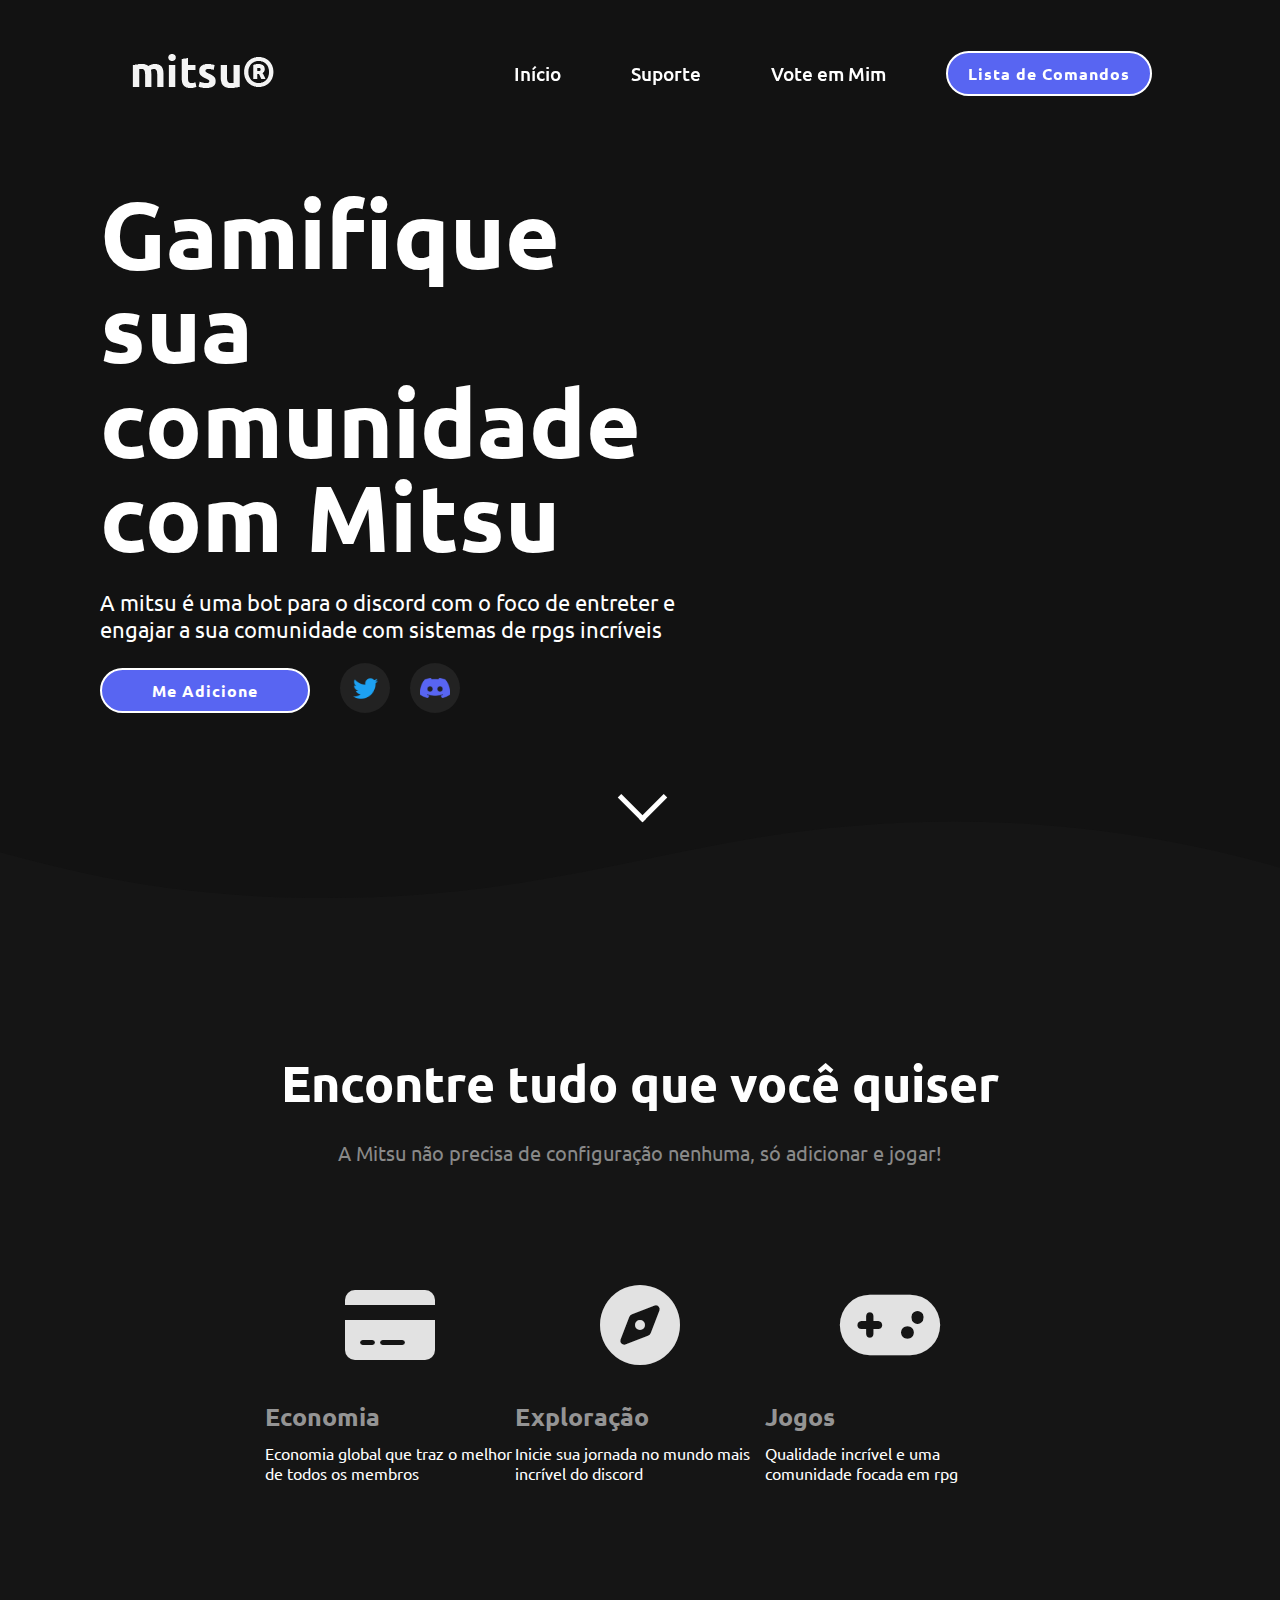
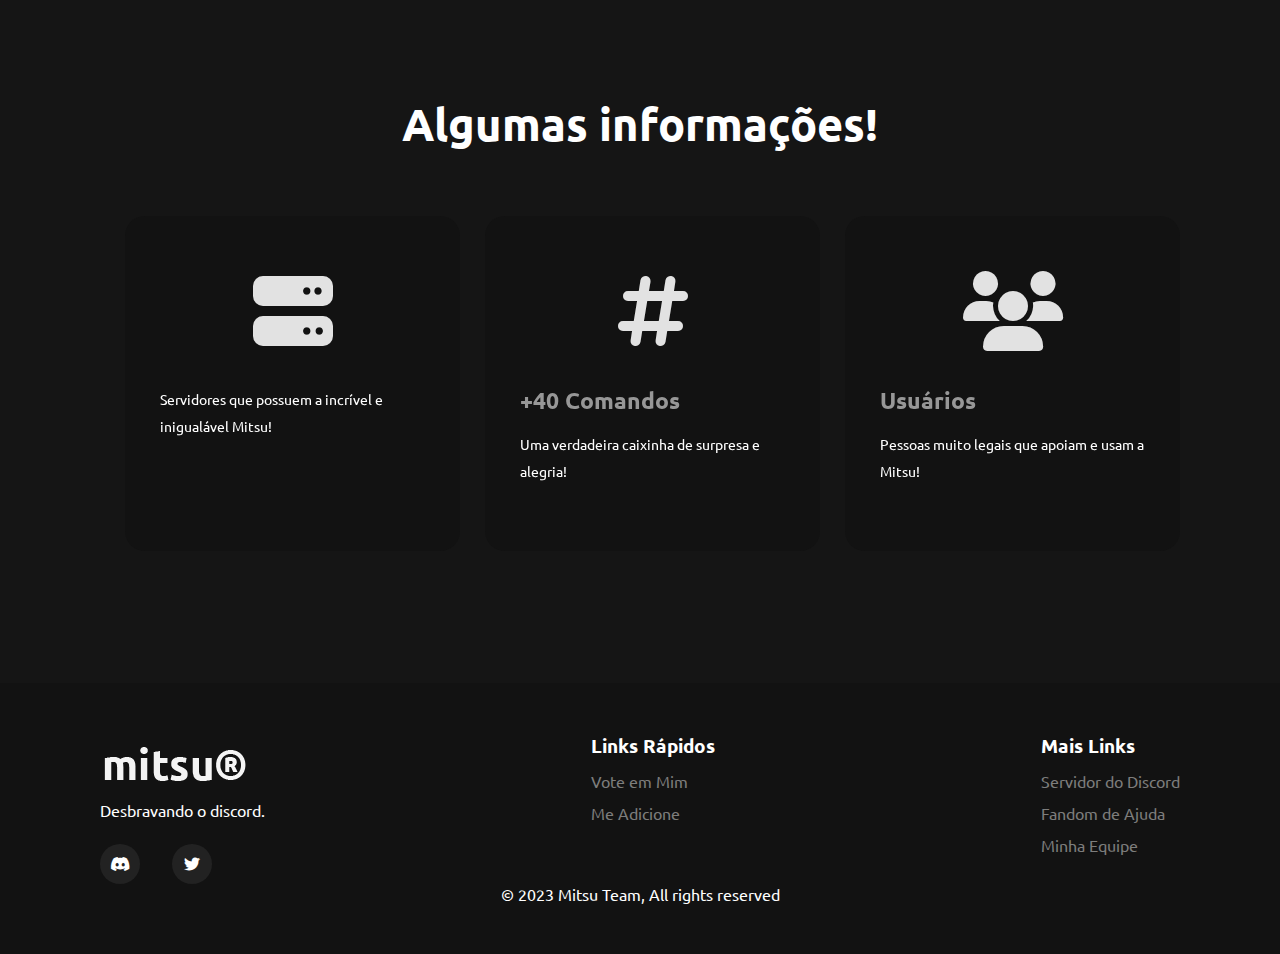
<file: index.html>
<!DOCTYPE html>
<html lang="pt-BR">
<head>
    <meta charset="UTF-8">
    <meta http-equiv="X-UA-Compatible" content="IE=edge">
    <meta name="viewport" content="width=device-width, initial-scale=1.0">

    <meta name="author" content="Mitsu Website">
    <meta name="keywords" content="mitsu, discord bot, discord, economy, fun, customizability, general purpose">
    <meta name="theme-color" content="#4286f4">
    <meta property="og:site_name" content="Mitsu Website">
    <meta property="og:title" content="Gamify your community with Mitsu">
    <meta property="og:description" content="Hello, my name is Mitsu, a bot focused on economy and fun! Currently in beta phase.">
    <meta property="og:image" content="https://imgur.com/a/2C5CmTc">
    <meta property="og:type" content="website">

    <link rel="stylesheet" href="https://cdnjs.cloudflare.com/ajax/libs/OwlCarousel2/2.3.4/assets/owl.theme.default.min.css" integrity="sha512-sMXtMNL1zRzolHYKEujM2AqCLUR9F2C4/05cdbxjjLSRvMQIciEPCQZo++nk7go3BtSuK9kfa/s+a4f4i5pLkw==" crossorigin="anonymous" referrerpolicy="no-referrer" />
    <link rel="stylesheet" href="https://cdnjs.cloudflare.com/ajax/libs/font-awesome/6.4.0/css/all.min.css">
    <link rel="stylesheet" href="assets/css/style.css">

    <title>Mitsu Website</title>
    <link rel="icon" type="image/x-icon" href="assets/img/icon.ico">
</head>
<body>

    <section>
        <header>
            <a href="#"><img src="assets/img/logo.png" alt="logo" class="logo"></a>
            <nav class="navigation">
                <ul>
                    <li class="link"><a href="#">Início</a></li>
                    <li class="link"><a href="/support">Suporte</a></li>
                    <li class="link"><a href="#">Vote em Mim</a></li>
                </ul>
                <a class="button" href="/commands">Lista de Comandos</a>
            </nav>  
        </header>
        <script type="text/javascript">
            window.addEventListener("scroll", function(){
                var header = document.querySelector("header")
                header.classList.toggle("sticky", window.scrollY > 0)
            })
        </script>
        <div class="container">
            <div class="text">
                <h2>Gamifique sua comunidade com Mitsu</h2>
                <p>A mitsu é uma bot para o discord com o foco de entreter e engajar a sua comunidade com sistemas de rpgs incríveis</p>
                <a href="/invite">Me Adicione</a>
            </div>
            <ul class="icons">
                <li><a href="#"><img src="assets/img/twitter.png" width="25" height="25" alt="icons"></a></li>
                <li><a href="/support"><img src="assets/img/discord.png" width="30" height="20" alt="icons"></a></li>
            </ul>
        </div>
        <a>
            <div class="scroll-down">
                <span></span>
            </div>
        </a>
        <div class="custom-shape-divider-bottom-1685727846">
            <svg data-name="Layer 1" xmlns="http://www.w3.org/2000/svg" viewBox="0 0 1200 120" preserveAspectRatio="none">
                <path d="M321.39,56.44c58-10.79,114.16-30.13,172-41.86,82.39-16.72,168.19-17.73,250.45-.39C823.78,31,906.67,72,985.66,92.83c70.05,18.48,146.53,26.09,214.34,3V0H0V27.35A600.21,600.21,0,0,0,321.39,56.44Z" class="shape-fill"></path>
            </svg>
        </div>
    </section>
    <div class="features">
        <h2 class="title">Encontre tudo que você quiser</h2>
        <p class="description">A Mitsu não precisa de configuração nenhuma, só adicionar e jogar!</p>

        <div class="box">
            <div class="carddd">
                <i class="fa-solid fa-credit-card a"></i>
                <div class="subtitle">Economia</div>
                <p class="text">Economia global que traz o melhor de todos os membros</p>
            </div>
            <div class="carddd">
                <i class="fa-solid fa-compass b"></i>
                <div class="subtitle">Exploração</div>
                <p class="text">Inicie sua jornada no mundo mais incrível do discord</p>
            </div>
            <div class="carddd">
                <i class="fa-solid fa-gamepad c"></i>
                <div class="subtitle">Jogos</div>
                <p class="text">Qualidade incrível e uma comunidade focada em rpg</p>
            </div>
        </div>
    </div>
    <div class="stats" id="stats">
        <div class="title">
            <h2>Algumas informações!</h2>
        </div>
        <div class="box">
            <div class="card">
                <i class="fa-solid fa-server"></i>
                <h5 id="guilds"></h5>
                <div class="pra">
                    <p>Servidores que possuem a incrível e inigualável Mitsu!</p>
                </div>
            </div>
            <div class="card">
                <i class="fa-solid fa-hashtag"></i>
                <h5>+40 Comandos</h5>
                <div class="pra">
                    <p>Uma verdadeira caixinha de surpresa e alegria!</p>
                </div>
            </div>
            <div class="card">
                <i class="fa-solid fa-users"></i>
                <h5 id="users">Usuários</h5>
                <div class="pra">
                    <p>Pessoas muito legais que apoiam e usam a Mitsu!</p>
                </div>
            </div>
        </div>
    </div>
    <footer>
        <div id="footer_content">
            <div id="footers_contacts">
                <a href="#"><img src="assets/img/logo.png" alt="logo" class="logo"></a>
                <p>Desbravando o discord.</p>

                <div id="footer_social_media">
                    <a href="/support" class="footer-link">
                        <i class="fa-brands fa-discord"></i>
                    </a>
                    <a href="#" class="footer-link">
                        <i class="fa-brands fa-twitter"></i>
                    </a>
                </div>
            </div>

            <ul class="footer-list">
                <li>
                    <h3>Links Rápidos</h3>
                </li>
                <li>
                    <a href="#" class="footer-link">Vote em Mim</a>
                </li>
                <li>
                    <a href="/invite" class="footer-link">Me Adicione</a>
                </li>
            </ul>
            <ul class="footer-list">
                <li>
                    <h3>Mais Links</h3>
                </li>
                <li>
                    <a href="/support" class="footer-link">Servidor do Discord</a>
                </li>
                <li>
                    <a href="#" class="footer-link">Fandom de Ajuda</a>
                </li>
                <li>
                    <a href="#" class="footer-link">Minha Equipe</a>
                </li>
            </ul>
        </div>

        <div id="footer_copyright">
            &#169
            2023 Mitsu Team, All rights reserved
        </div>
    </footer>
    <script type="text/javascript" src="assets/js/vanilla-tilt.js"></script>
    <script>
        fetch('https://gist.githubusercontent.com/OutroNinja/3e698f568206745fb59bea7dca287196/raw/mitsustats.json')
            .then(response => response.json())
            .then(data => {
                const guilds = data.guilds;
                const users = data.users;

                const guildsElement = document.getElementById('guilds');
                guildsElement.textContent = data.guilds + " Servidores";

                const usersElement = document.getElementById('users');
                usersElement.textContent = data.users + " Usuários";
            })
        .catch(error => {
            // Lida com erros, se houver algum
            console.error('Erro ao recuperar os dados do Discord:', error);
        });

    </script>
    <script>
        VanillaTilt.init(document.querySelectorAll(".card, .cardd"), {
		    max: 25,
		    speed: 400,
            glare: false,
            "max-glare": 0.1
	});
    </script>
</body>
</html>
</file>
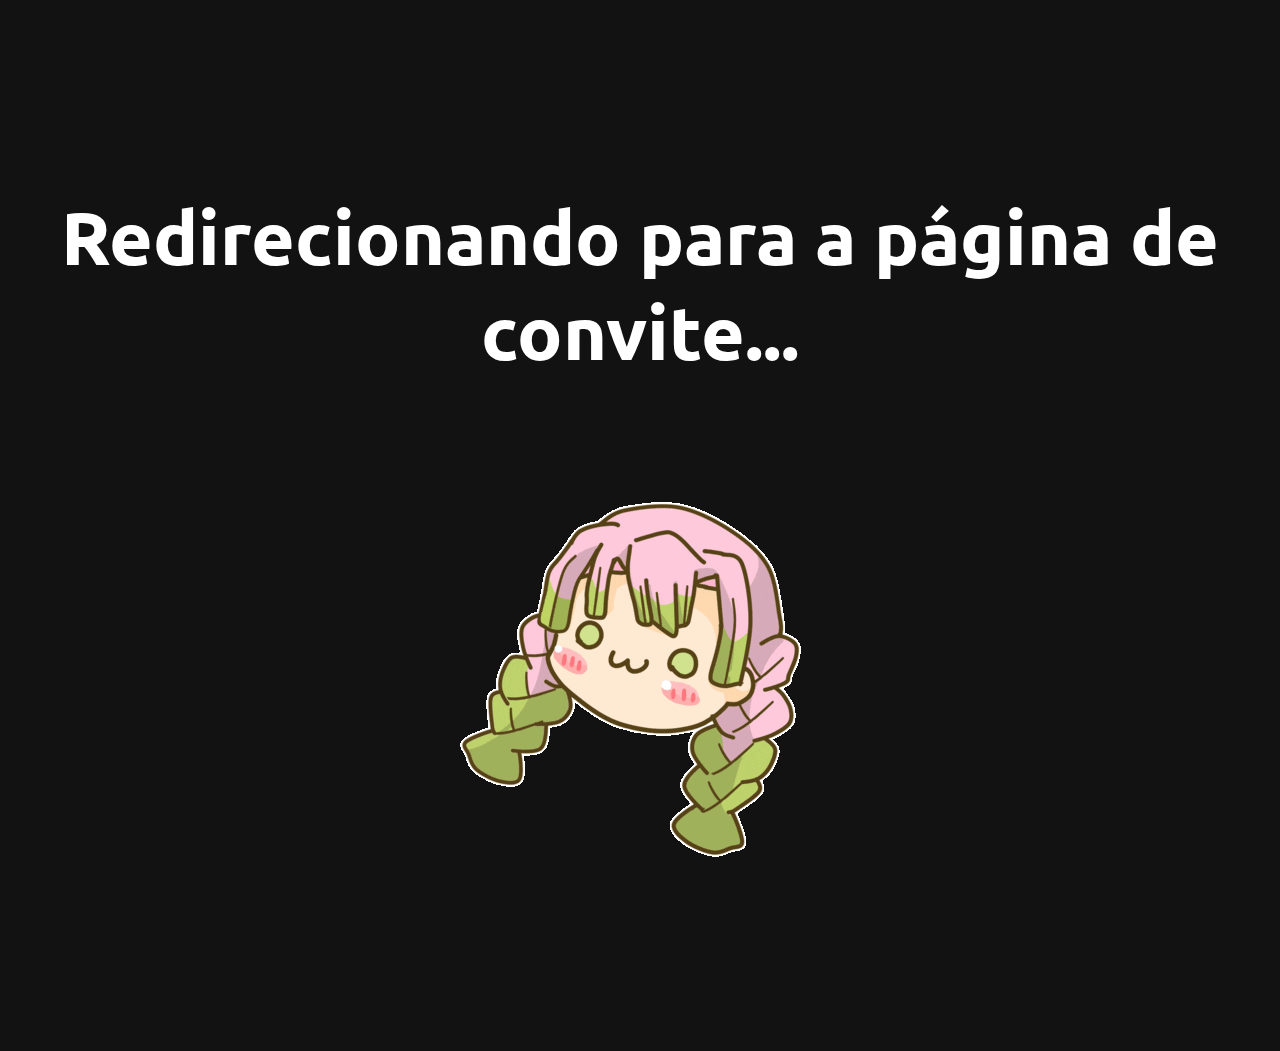
<file: invite.html>
<!DOCTYPE html>
<html>
   <head>
	<meta http-equiv="Content-Type" content="text/html; charset=UTF-8"/>
	    <title>Redirecionando você...</title>
	    <meta http-equiv="refresh" content="2; URL=https://discord.com/oauth2/authorize?client_id=1096839593732616253&scope=bot+applications.commands&permissions=2080374975">
		<link rel="icon" href="../assets/img/icon.ico">
	    <meta property="og:type" content="website">
	    <meta property="og:title" content="Convidar a Mitsu">
	    <meta property="og:description" content="Deixe seu servidor incrível.">
		<meta property="og:site_name" content="Mitsu Website">
	    <meta name="theme-color" content="#4286f4">
   </head>
   <body>
      	<h1>Redirecionando para a página de convite...</h1>
      	<img src="../assets/img/loading.gif" alt="Loading Gif">
   </body>
   <style>
      @import url('//fonts.googleapis.com/css2?family=Poppins:wght@400;500;600;700&family=Ubuntu:wght@400;500;700&display=swap');
   		body {
   			background: #121212;
   			text-align: center;
            justify-content: center;
            align-items: center;
            padding: 130px 0;
   		}
   		h1 {
   			color: #fff;
   			font-size: 75px;
   			font-family: 'Ubuntu', sans-serif;
   		}
   		p {
   			color: #fff;
   			font-size: 50px;
   			font-family: sans-serif;
   		}
   </style>
</html>
</file>
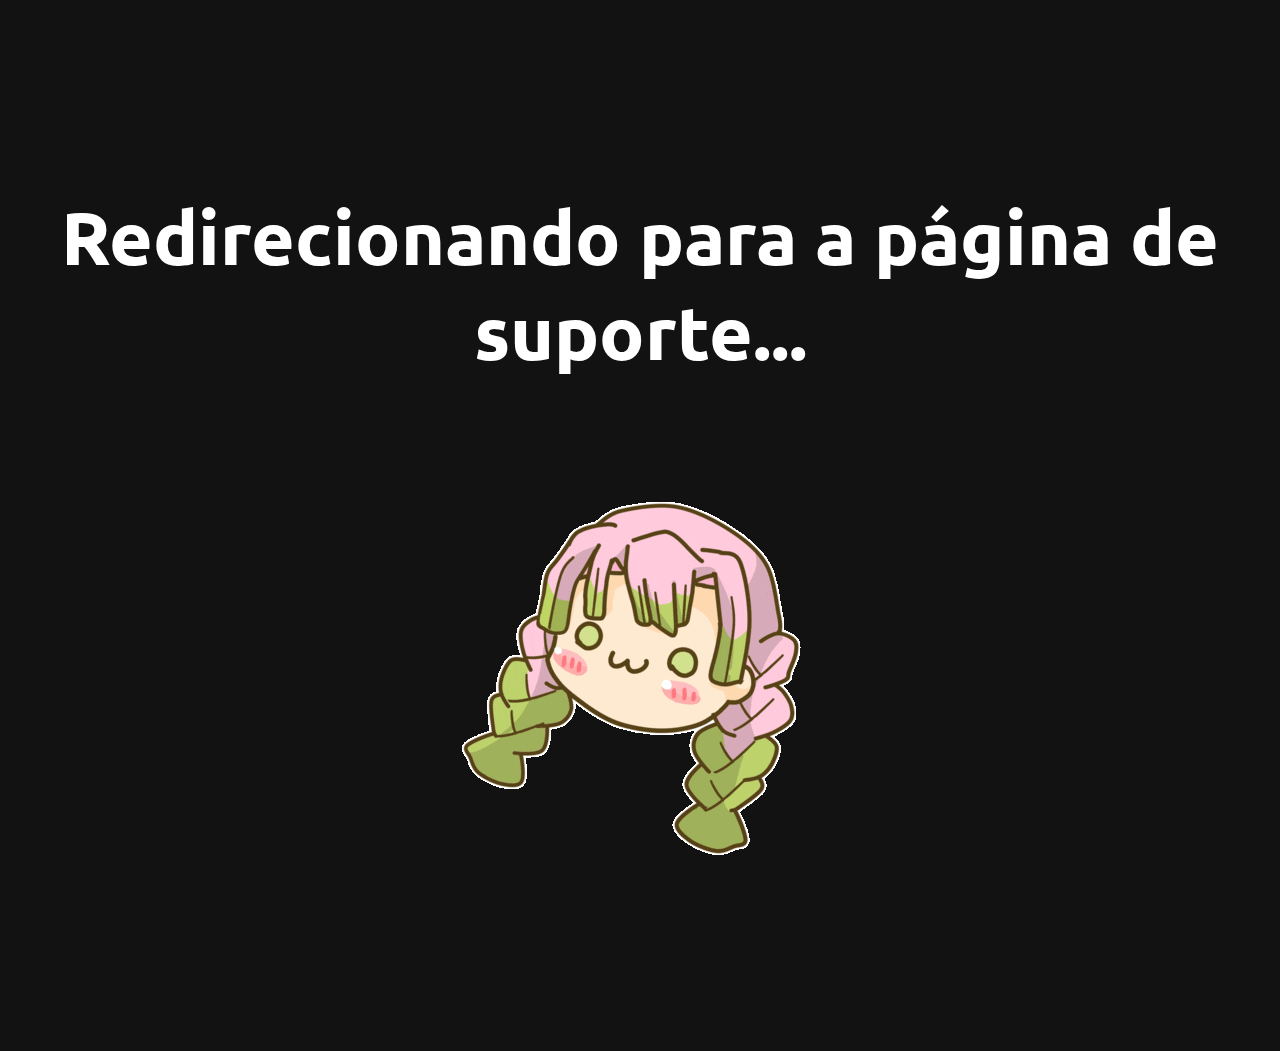
<file: support.html>
<!DOCTYPE html>
<html>
   <head>
	<meta http-equiv="Content-Type" content="text/html; charset=UTF-8"/>
	    <title>Redirecionando você...</title>
	    <meta http-equiv="refresh" content="2; URL=https://discord.gg/EwBJhgST">
		<link rel="icon" href="../assets/img/icon.ico">
	    <meta property="og:type" content="website">
	    <meta property="og:title" content="Servidor de Suporte">
	    <meta property="og:description" content="Caso você precise de ajuda basta entrar no nosso servidor de suporte.">
		<meta property="og:site_name" content="Mitsu Website">
	    <meta name="theme-color" content="#4286f4">
   </head>
   <body>
      	<h1>Redirecionando para a página de suporte...</h1>
      	<img src="../assets/img/loading.gif" alt="Loading Gif">
   </body>
   <style>
      @import url('//fonts.googleapis.com/css2?family=Poppins:wght@400;500;600;700&family=Ubuntu:wght@400;500;700&display=swap');
   		body {
   			background: #121212;
   			text-align: center;
            justify-content: center;
            align-items: center;
            padding: 130px 0;
   		}
   		h1 {
   			color: #fff;
   			font-size: 75px;
   			font-family: 'Ubuntu', sans-serif;
   		}
   		p {
   			color: #fff;
   			font-size: 50px;
   			font-family: sans-serif;
   		}
   </style>
</html>
</file>
<file: assets/css/style.css>
@import url('https://fonts.googleapis.com/css2?family=Ubuntu:wght@300;400;700&display=swap');
*{
    margin: 0;
    padding: 0;
    box-sizing: border-box;
    font-family: 'Ubuntu', sans-serif;
    scroll-behavior: smooth;
}
section{
    position: relative;
    width: 100%;
    min-height: 100vh;
    padding: 100px;
    background-color: #121212;
    display: flex;
    align-items: center;
    justify-content: space-between;
    overflow: hidden;
}
header{
    position: fixed;
    top: 0;
    left: 0;
    width: 100%;
    padding-top: 40px;
    padding-left: 10%;
    padding-right: 10%;
    display: flex;
    align-items: center;
    transition: 0.6s;
    justify-content: space-between;
    z-index: 100000;
}
header .navigation{
    display: flex;
    align-items: center;
    justify-content: space-between;
}
header.sticky{
    padding: 5px 100px;
    background: #fff;
}
header .logo{
    position: relative;
    max-width: 150px;
}
header .navigation ul{
    position: relative;
    display: flex;
}
header .navigation li{
    list-style: none;
}
header .navigation li a{
    margin-right: 50px;
    color: #fff;
    display: inline-block;
    text-decoration: none;
    font-weight: 500;
    font-size: 19px;
    padding: 10px 10px;
}
header .navigation .button{
    display: inline-block;
    padding: 10px 20px;
    border: 2px solid #fff;
    background: #5865f2;
    color: #fff;
    font-weight: bold;
    text-decoration: none;
    letter-spacing: 1px;
    border-radius: 40px;
    transition: 0.3s ease-in-out;
}
header.sticky .logo{
    content: url(/assets/img/logo-dark.png);
}
header.sticky ul li a{
    color: #121212;
}
.container{
    position: relative;
    width: 100%;
    display: flex;
    align-items: center;
    justify-content: space-between;
}
.container .text{
    position: relative;
    max-width: 600px;
    margin-right: 0px;
}
.container .text h2{
    color: #fff;
    font-size: 2.5cm;
    margin-bottom: 25px;
    line-height: 1em;
    font-weight: bold;
}
.container .text p{
    color: #fff;
    font-weight: normal;
    font-size: 22px;
}
.container .text a{
    display: inline-block;
    margin-top: 25px;
    padding: 10px 50px;
    border: 2px solid #fff;
    background: #5865f2;
    color: #fff;
    font-weight: bold;
    text-decoration: none;
    letter-spacing: 1px;
    border-radius: 40px;
    transition: 0.3s ease-in-out;
}
.container .text a:hover{
    transform: translateY(-10px);
}
.icons{
    position: absolute;
    bottom: 0px;
    left: 220px;
    display: flex;
    align-items: center;
    justify-content: center;
}
.icons li{
    list-style: none;
}
.icons li a{
    display: inline-block;
    width: 50px;
    height: 50px;
    border-radius: 50%;
    background: #222;
    margin-left: 20px;
    display: flex;
    align-items: center;
    justify-content: center;
    transition: 0.3s ease-in-out;
}
.icons li a:hover{
    transform: translateY(-10px);
}
.boxImg img{
    top: 0;
    left: 0;
    padding: 20px 400px;
    display: flex;
    align-items: center;
    justify-content: space-between;
}
.scroll-down{
    z-index: 10000;
    position: absolute;
    left: 50%;
    bottom: 100px;
}
.scroll-down span{
    display: block;
    width: 35px;
    height: 35px;
    border-bottom: 5px solid #fff;
    border-right: 5px solid #fff;
    transform: rotate(45deg);
    margin: -15px;
    animation: animate 2s infinite;
}
@keyframes animate{
    0%{
        opacity: 0;
        transform: rotate(45deg) translate(-20px, -20px);
    }
    50%{
        opacity: 1;
    }
    100%{
        opacity: 0;
        transform: rotate(45deg) translate(20px, 20px);
    }
}
footer{
    position: relative;
    width: 100%;
    height: auto;
    padding: 50px 100px;
    color: #fff;
    background-color: #121212;
}
.footer-link{
    text-decoration: none;
}
#footer_content{
    display: flex;
    flex-direction: row;
    justify-content: space-between;
    flex-wrap: wrap;
}
#footer_contacts h1{
    margin-bottom: 0.75rem;
}
#footer_social_media{
    display: flex;
    gap: 2rem;
    margin-top: 1.5rem;
}
#footer_social_media .footer-link{
    display: flex;
    align-items: center;
    justify-content: center;
    height: 2.5rem;
    width: 2.5rem;
    color: #fff;
    background: #222222;
    border-radius: 50%;
    transition: 0.3s ease-in-out;
}
#footer_social_media .footer-link:hover{
    transform: translateY(-5px);
}
.footer-list{
    display: flex;
    flex-direction: column;
    gap: 0.75rem;
    list-style: none;
}
.footer-list .footer-link{
    color: #7d7d7c
}
#footer_copyright{
    position: relative;
    margin-top: 0;
    display: flex;
    justify-content: center;
}
.stats{
    background: #151515;
    width: 100%;
    padding: 100px 0px;
}
.title h2{
    color: #fff;
    font-weight: bold;
    font-size: 45px;
    width: 1130px;
    margin: 30px auto;
    text-align: center;
}
.box{
    display: flex;
    justify-content: center;
    align-items: center;
    min-height: 400px;
}
.card{
    height: 335px;
    width: 335px;
    margin-left: 25px;
    padding: 20px 35px;
    background: #121212;
    border-radius: 20px;
    position: relative;
    overflow: hidden;
    text-align: center;
}
.card i{
    font-size: 80px;
    display: block;
    text-align: center;
    margin: 35px 0px;
    color: #e2e2e2
}
h5{
    color: #979797;
    font-size: 23px;
    margin-bottom: 15px;
    text-align: left;
}
.pra p{
    color: #fff;
    font-size: 14px;
    font-weight: 400;
    line-height: 27px;
    margin-bottom: 25px;
    text-align: left;
}
.custom-shape-divider-bottom-1685727846 {
    position: absolute;
    bottom: 0;
    left: 0;
    width: 100%;
    overflow: hidden;
    line-height: 0;
    transform: rotate(180deg);
}
.custom-shape-divider-bottom-1685727846 svg {
    position: relative;
    display: block;
    width: calc(144% + 1.3px);
    height: 142px;
}
.custom-shape-divider-bottom-1685727846 .shape-fill {
    fill: #151515;
}
.wrapper
{
    background: #151515;
    width: 100%;
    padding: 1px 0px;
    padding-bottom: 100px;
}
.divider
{
	position: relative;
	height: 1px;
}
.div-transparent:before
{
	content: "";
	position: absolute;
	top: 0;
	left: 5%;
	right: 5%;
	width: 90%;
	height: 1px;
	background-image: linear-gradient(to right, transparent, rgb(255,255,255), transparent);
}
.features{
    background: #151515;
    width: 100%;
    padding: 1px 0px;
    padding-bottom: 0px;
}
.features .title{
    margin-top: 150px;
    text-align: center;
    color: #fff;
    font-weight: bold;
    font-size: 50px;
}
.features .description{
    margin-top: 25px;
    color: #898989;
    text-align: center;
    font-weight: normal;
    font-size: 20px;
}
.carddd i{
    font-size: 80px;
    display: block;
    text-align: center;
    margin: 35px 0px;
    color: #e2e2e2
}
.carddd .subtitle{
    color: #949494;
    font-weight: bold;
    font-size: 25px;
    padding-bottom: 10px;
}
.carddd .text{
    color: #fff;
    max-width: 250px;
}
</file>
